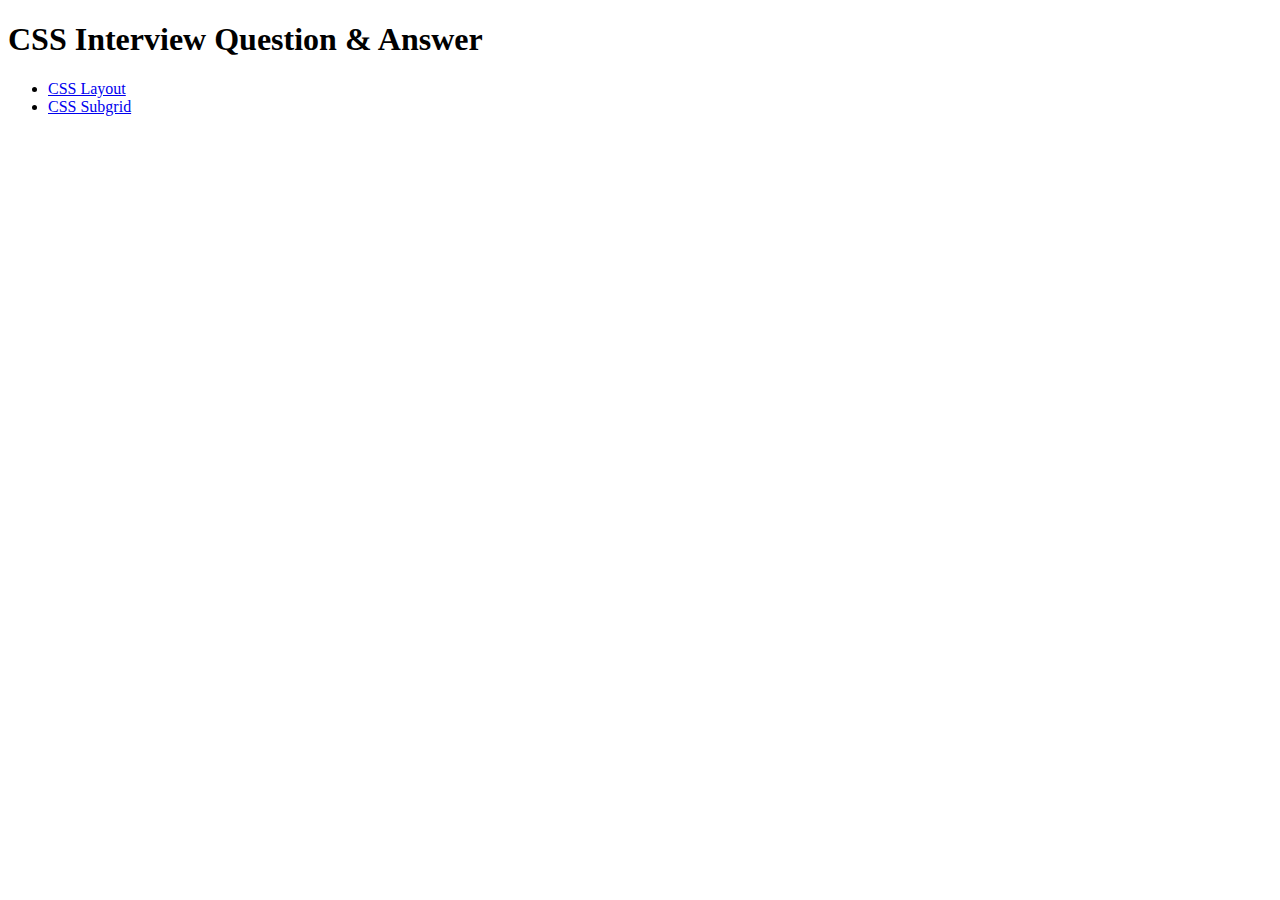
<file: index.html>
<!DOCTYPE html>
<html lang="en">
<head>
    <meta charset="UTF-8">
    <meta name="viewport" content="width=device-width, initial-scale=1.0">
    <title>Document</title>
    <style>
        body{ font-family: 'Roboto'; }
    </style>
</head>
<body>
    <h1>CSS Interview Question & Answer</h1>
    <ul>
        <li><a href="/css-layout/">CSS Layout</a></li> 
        <li><a href="/css-subgrid/">CSS Subgrid</a></li> 
    </ul>
</body>
</html>
</file>
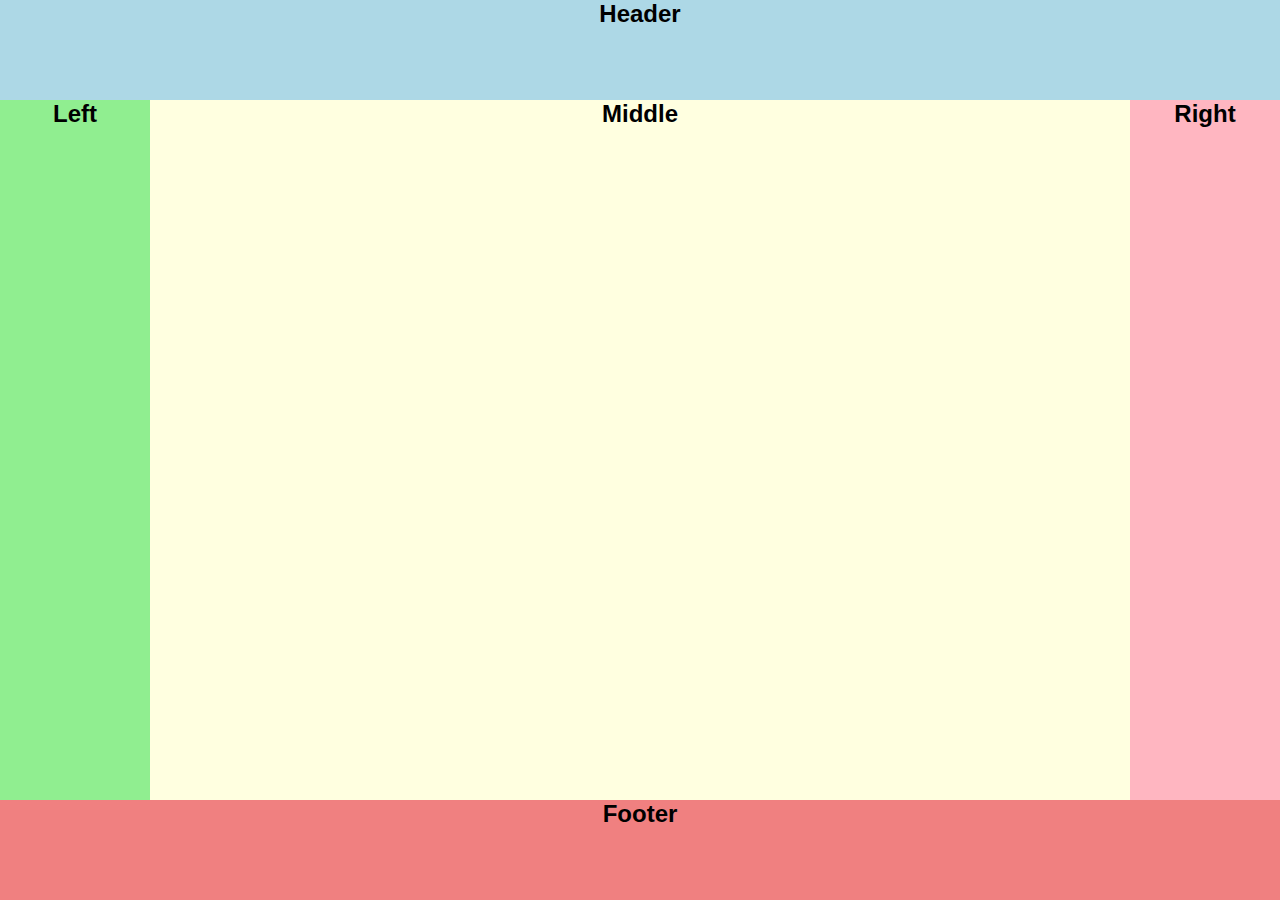
<file: css-layout/index.html>
<!DOCTYPE html>
<html lang="en">
<head>
    <meta charset="UTF-8">
    <meta name="viewport" content="width=device-width, initial-scale=1.0">
    <title>CSS Interview</title>
    <link rel="stylesheet" href="./main.css">
</head>
<body> 
    <div class="app">
        <header>Header</header>
        <div class="main">
          <div class="left">Left</div>
          <div class="middle">Middle</div>
          <div class="right">Right</div>
        </div>
        <footer>Footer</footer>
    </div>
</body>
</html>
</file>
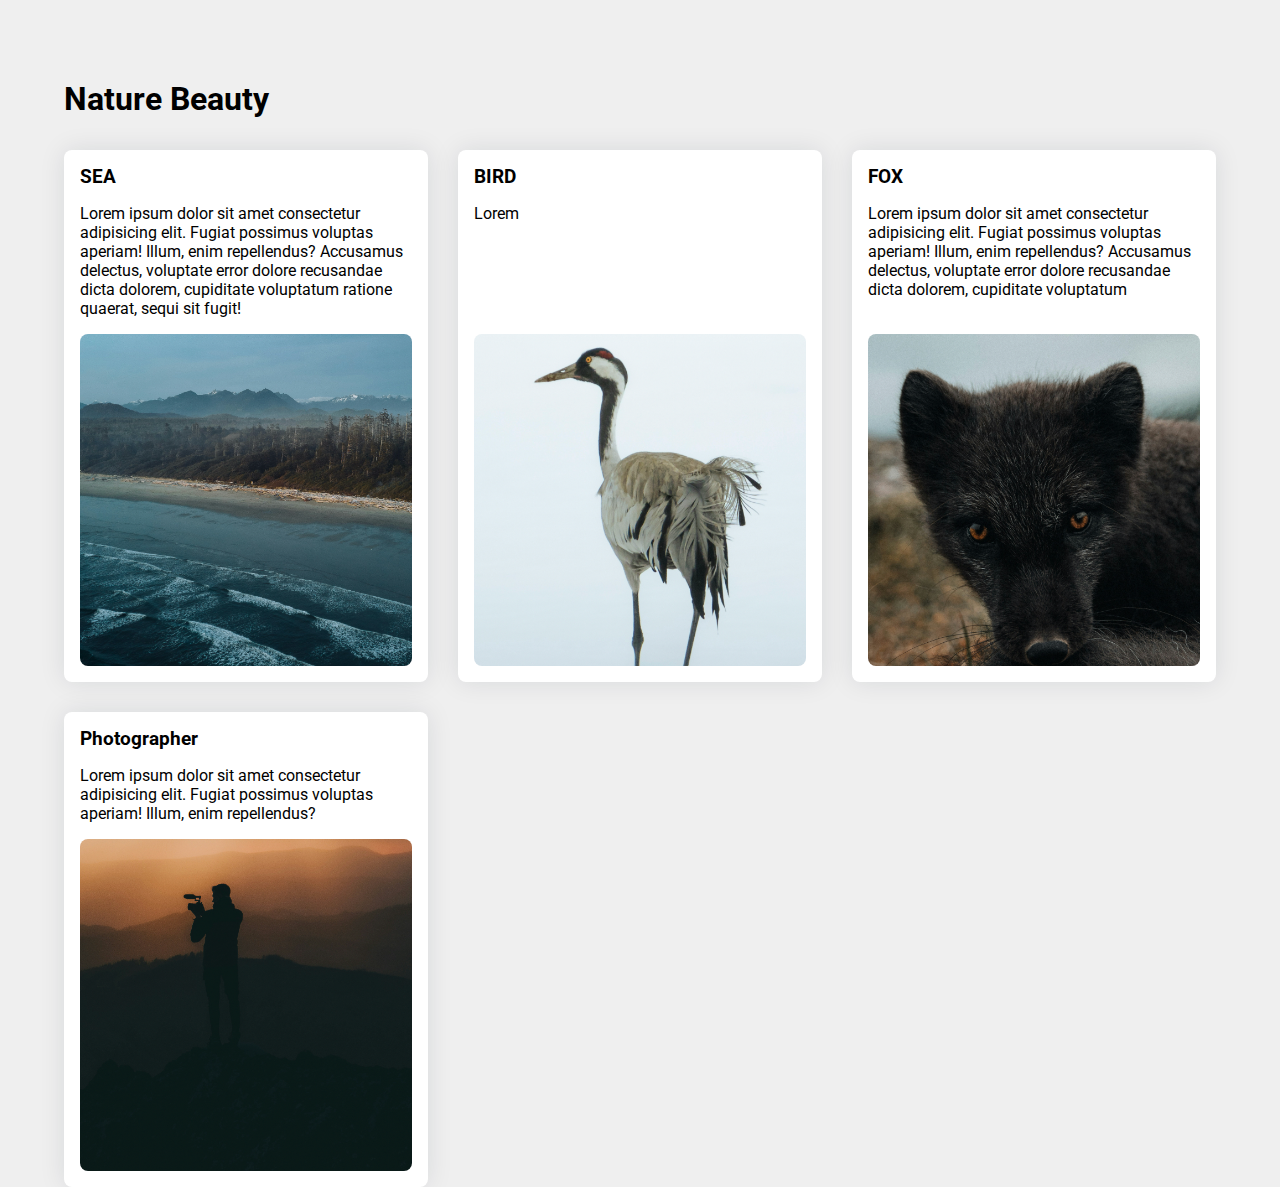
<file: css-subgrid/index.html>
<!DOCTYPE html>
<html lang="en">
<head>
    <meta charset="UTF-8">
    <meta name="viewport" content="width=device-width, initial-scale=1.0">
    <title>CSS Subgrid</title>
    <link rel="preconnect" href="https://fonts.googleapis.com">
    <link rel="preconnect" href="https://fonts.gstatic.com" crossorigin>
    <link
        href="https://fonts.googleapis.com/css2?family=Roboto:ital,wght@0,100;0,300;0,400;0,500;0,700;0,900;1,100;1,300;1,400;1,500;1,700;1,900&display=swap"
        rel="stylesheet">
    <link rel="stylesheet" href="./style.css">
</head>
<body>
    <div class="container">
        <div class="wrapper">
            <h1>Nature Beauty</h1>
            <div class="items">
                <div class="item">
                    <h3>SEA</h3>
                    <p>Lorem ipsum dolor sit amet consectetur adipisicing elit. Fugiat possimus voluptas aperiam! Illum, enim repellendus? Accusamus delectus, voluptate error dolore recusandae dicta dolorem, cupiditate voluptatum ratione quaerat, sequi sit fugit!</p>
                    <img src="./images/sea.png" alt="">
                </div>
                <div class="item">
                    <h3>BIRD</h3>
                    <p>Lorem</p>
                    <img src="./images/bird.png" alt="">
                </div>
                <div class="item">
                    <h3>FOX</h3>
                    <p>Lorem ipsum dolor sit amet consectetur adipisicing elit. Fugiat possimus voluptas aperiam! Illum, enim repellendus? Accusamus delectus, voluptate error dolore recusandae dicta dolorem, cupiditate voluptatum</p>
                    <img src="./images/fox.png" alt="">
                </div>
                <div class="item">
                    <h3>Photographer</h3>
                    <p>Lorem ipsum dolor sit amet consectetur adipisicing elit. Fugiat possimus voluptas aperiam! Illum, enim repellendus?</p>
                    <img src="./images/photographer.png" alt="">
                </div>
            </div>
        </div>
       </div>
</body>
</html>
</file>
<file: css-layout/main.css>
*{
    margin:0;
}
body{
  text-align: center;
  font-size: 24px;
  font-weight: 700;
  font-family: sans-serif;
}

/* CSS Nesting - Below code working only chrome, firefox and edge  */
.app{
    display: flex;
    min-height: 100vh;
    flex-direction: column;
    header{ 
       background-color: lightblue; 
       height: 100px;
    }
    .main{
        display: flex;
        flex-grow: 1;
        .left{ 
           background-color: lightgreen; 
           width: 150px; 
        } 
        .middle{ 
          background-color: lightyellow; 
          flex-grow: 1;  
        }
        .right{ 
          background-color: lightpink;
           width: 150px;
        }
    }
    footer{ 
      background-color:lightcoral;
      height: 100px; 
    }
}
</file>
<file: css-subgrid/style.css>
:root{
    --color-white: #fff;
    --color-lightgray: #efefef;
}
* {
    padding: 0;
    margin: 0;
    font-family: "Roboto", sans-serif;
}
body{
    background-color: var(--color-lightgray);
}
.wrapper{ margin-top: 5rem; }
h1 {
    margin-bottom: 2rem;
}
.container{
    width: 90%;
    margin: 0 auto;
}
.items {
    display: grid;
    grid-template-columns: repeat(auto-fit, minmax(300px, 1fr));
    gap: 30px;
}
.item{
    display: grid;
    grid-template-rows: subgrid;
    grid-row: span 3;
    gap: 0;
    background-color: var(--color-white);
    box-shadow: 0px 0px 26px rgba(1,34,45,.1);
    padding: 16px;
    border-radius: 8px;
}
.item h3, .item p{ margin-bottom: 1rem; }
.item img{ width: 100%;border-radius: 8px; }
</file>
